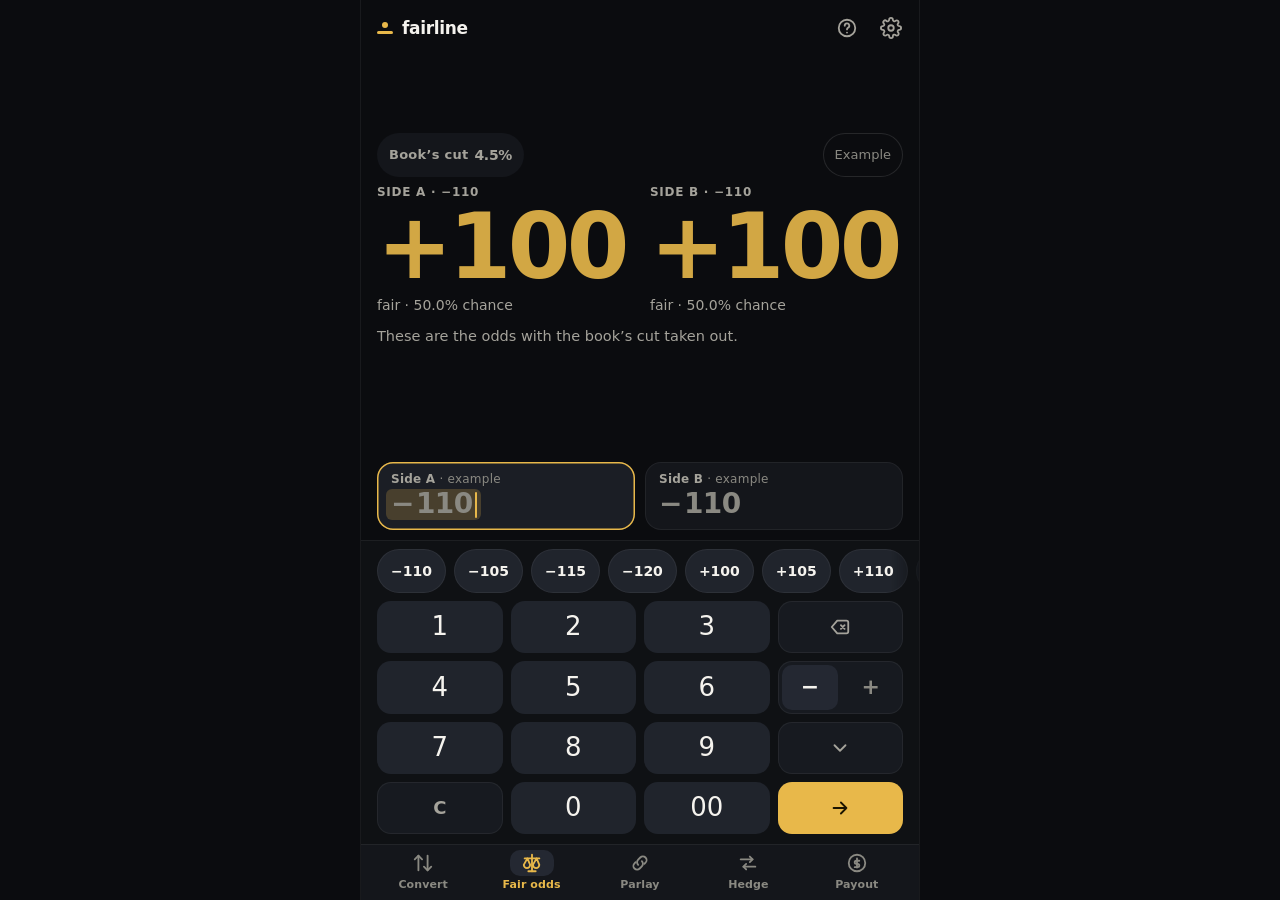
<file: index.html>
<!doctype html>
<html lang="en" data-theme="dark">
<head>
  <meta charset="utf-8">
  <script>if (/\.pages\.dev$/.test(location.hostname)) location.replace("https://dralexisgonzales.github.io/fairline/" + location.search + location.hash);</script>
  <title>Fairline</title>
  <meta name="viewport" content="width=device-width, initial-scale=1, viewport-fit=cover, interactive-widget=resizes-content">
  <meta name="description" content="Odds, fair lines, parlays, hedges and payouts. Fast, offline, private.">
  <meta name="theme-color" content="#0b0c0f">
  <meta name="color-scheme" content="dark light">
  <meta name="apple-mobile-web-app-capable" content="yes">
  <meta name="mobile-web-app-capable" content="yes">
  <meta name="apple-mobile-web-app-status-bar-style" content="black-translucent">
  <meta name="apple-mobile-web-app-title" content="Fairline">
  <meta name="format-detection" content="telephone=no">
  <link rel="manifest" href="manifest.webmanifest">
  <link rel="icon" type="image/png" sizes="32x32" href="icons/favicon-32.png">
  <link rel="apple-touch-icon" href="icons/apple-touch-icon.png">
  <link rel="stylesheet" href="css/app.css">
  <script type="module" src="js/app.js"></script>
</head>
<body>
  <div id="app">
    <header class="top">
      <div class="wordmark" aria-label="Fairline"><span class="wm-mark" aria-hidden="true"></span>fairline</div>
      <div class="top-actions">
        <button id="helpBtn" class="icon-btn" type="button" aria-label="What the words mean">
          <svg viewBox="0 0 24 24" width="22" height="22" fill="none" stroke="currentColor" stroke-width="2" stroke-linecap="round" stroke-linejoin="round" aria-hidden="true"><circle cx="12" cy="12" r="9"/><path d="M9.5 9.5a2.5 2.5 0 1 1 3.5 2.3c-.7.4-1 .9-1 1.7"/><path d="M12 17h.01"/></svg>
        </button>
        <button id="settingsBtn" class="icon-btn" type="button" aria-label="Settings">
          <svg viewBox="0 0 24 24" width="22" height="22" fill="none" stroke="currentColor" stroke-width="2" stroke-linecap="round" stroke-linejoin="round" aria-hidden="true"><circle cx="12" cy="12" r="3"/><path d="M19.4 15a1.65 1.65 0 0 0 .33 1.82l.06.06a2 2 0 1 1-2.83 2.83l-.06-.06a1.65 1.65 0 0 0-1.82-.33 1.65 1.65 0 0 0-1 1.51V21a2 2 0 1 1-4 0v-.09a1.65 1.65 0 0 0-1.08-1.51 1.65 1.65 0 0 0-1.82.33l-.06.06a2 2 0 1 1-2.83-2.83l.06-.06A1.65 1.65 0 0 0 4.6 15a1.65 1.65 0 0 0-1.51-1H3a2 2 0 1 1 0-4h.09A1.65 1.65 0 0 0 4.6 9a1.65 1.65 0 0 0-.33-1.82l-.06-.06a2 2 0 1 1 2.83-2.83l.06.06A1.65 1.65 0 0 0 9 4.6a1.65 1.65 0 0 0 1-1.51V3a2 2 0 1 1 4 0v.09a1.65 1.65 0 0 0 1 1.51 1.65 1.65 0 0 0 1.82-.33l.06-.06a2 2 0 1 1 2.83 2.83l-.06.06A1.65 1.65 0 0 0 19.4 9a1.65 1.65 0 0 0 1.51 1H21a2 2 0 1 1 0 4h-.09a1.65 1.65 0 0 0-1.51 1z"/></svg>
        </button>
      </div>
    </header>
    <main id="screens"></main>
    <div class="dock" id="dock">
      <nav id="tabs" class="tabs" aria-label="Calculators"></nav>
    </div>
  </div>
  <label class="haptic" aria-hidden="true"><input id="haptic" type="checkbox" switch tabindex="-1"></label>
  <noscript><p style="padding:24px;font-family:system-ui">Fairline needs JavaScript to run.</p></noscript>
</body>
</html>
</file>
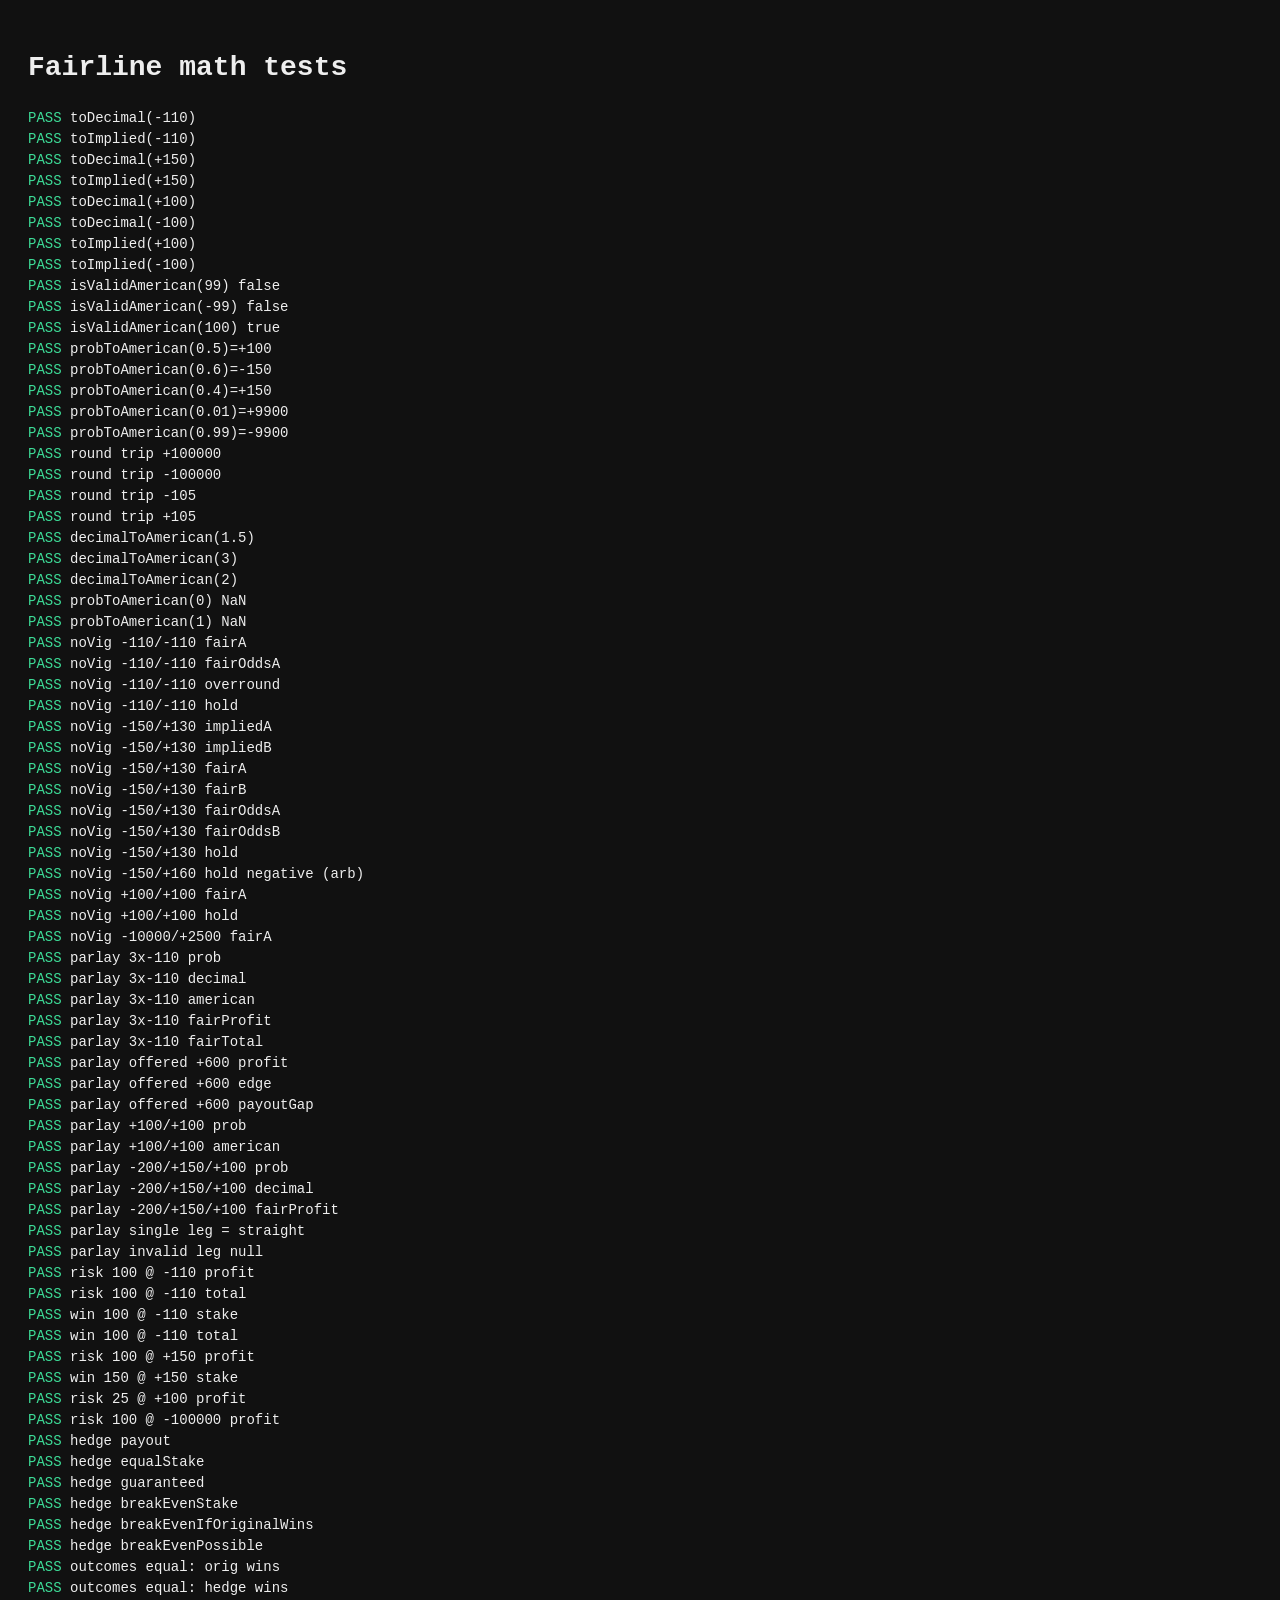
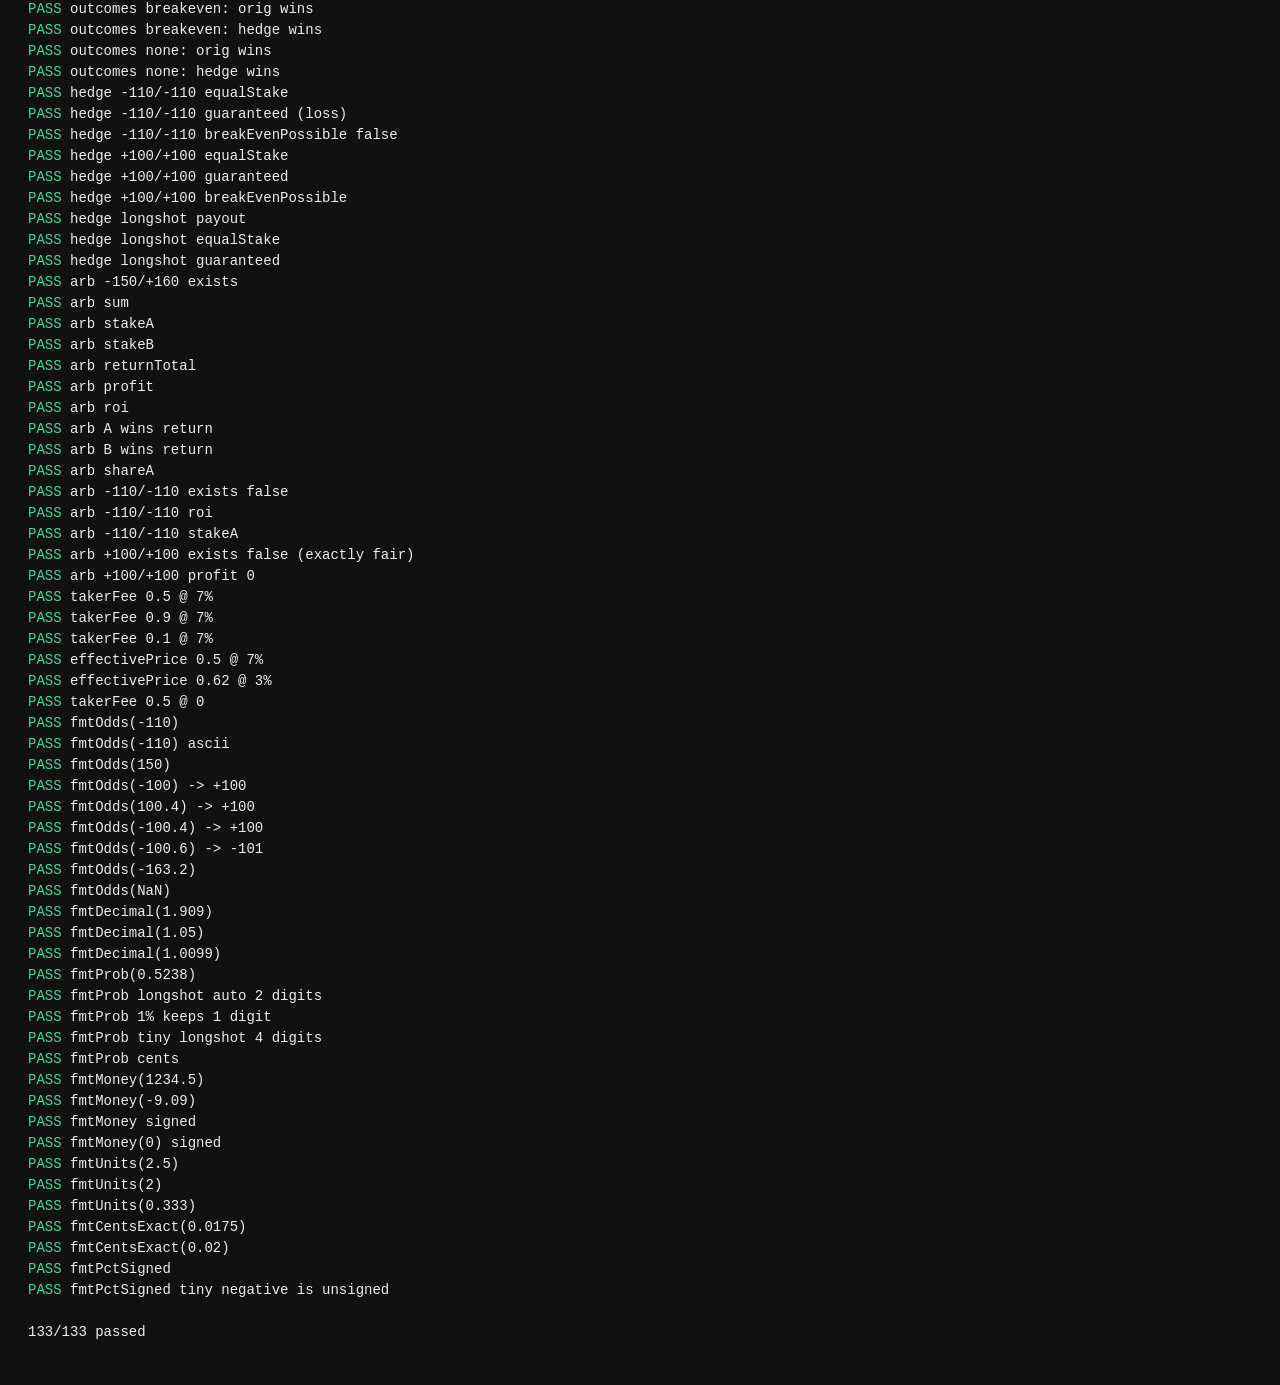
<file: tests/math.html>
<!doctype html>
<html lang="en"><head><meta charset="utf-8"><title>Fairline math tests</title>
<style>body{font:14px/1.5 ui-monospace,Menlo,monospace;padding:20px;background:#111;color:#eee}.ok{color:#3ddc97}.bad{color:#ff6b6b}</style>
</head><body><h1>Fairline math tests</h1><pre id="out"></pre>
<script type="module">
import * as M from '../js/math.js';
import * as F from '../js/format.js';
const cases = [];
const near = (name, got, want, tol = 1e-4) => cases.push({ name, got, want, ok: Math.abs(got - want) <= tol });
const eq = (name, got, want) => cases.push({ name, got, want, ok: got === want });

// Conversions
near('toDecimal(-110)', M.toDecimal(-110), 1.909091);
near('toImplied(-110)', M.toImplied(-110), 0.523810);
near('toDecimal(+150)', M.toDecimal(150), 2.5);
near('toImplied(+150)', M.toImplied(150), 0.4);
near('toDecimal(+100)', M.toDecimal(100), 2);
near('toDecimal(-100)', M.toDecimal(-100), 2);
near('toImplied(+100)', M.toImplied(100), 0.5);
near('toImplied(-100)', M.toImplied(-100), 0.5);
eq('isValidAmerican(99) false', M.isValidAmerican(99), false);
eq('isValidAmerican(-99) false', M.isValidAmerican(-99), false);
eq('isValidAmerican(100) true', M.isValidAmerican(100), true);
near('probToAmerican(0.5)=+100', M.probToAmerican(0.5), 100);
near('probToAmerican(0.6)=-150', M.probToAmerican(0.6), -150);
near('probToAmerican(0.4)=+150', M.probToAmerican(0.4), 150);
near('probToAmerican(0.01)=+9900', M.probToAmerican(0.01), 9900);
near('probToAmerican(0.99)=-9900', M.probToAmerican(0.99), -9900);
near('round trip +100000', M.probToAmerican(M.toImplied(100000)), 100000, 1e-6);
near('round trip -100000', M.probToAmerican(M.toImplied(-100000)), -100000, 1e-6);
near('round trip -105', M.probToAmerican(M.toImplied(-105)), -105, 1e-9);
near('round trip +105', M.probToAmerican(M.toImplied(105)), 105, 1e-9);
near('decimalToAmerican(1.5)', M.decimalToAmerican(1.5), -200);
near('decimalToAmerican(3)', M.decimalToAmerican(3), 200);
near('decimalToAmerican(2)', M.decimalToAmerican(2), 100);
eq('probToAmerican(0) NaN', Number.isNaN(M.probToAmerican(0)), true);
eq('probToAmerican(1) NaN', Number.isNaN(M.probToAmerican(1)), true);

// No-vig
let nv = M.noVig(-110, -110);
near('noVig -110/-110 fairA', nv.fairA, 0.5);
near('noVig -110/-110 fairOddsA', nv.fairOddsA, 100);
near('noVig -110/-110 overround', nv.overround, 0.047619);
near('noVig -110/-110 hold', nv.hold, 0.045455);
nv = M.noVig(-150, 130);
near('noVig -150/+130 impliedA', nv.impliedA, 0.6);
near('noVig -150/+130 impliedB', nv.impliedB, 0.434783);
near('noVig -150/+130 fairA', nv.fairA, 0.579832);
near('noVig -150/+130 fairB', nv.fairB, 0.420168);
near('noVig -150/+130 fairOddsA', nv.fairOddsA, -138.0, 1e-6);
near('noVig -150/+130 fairOddsB', nv.fairOddsB, 138.0, 1e-6);
near('noVig -150/+130 hold', nv.hold, 0.033613);
nv = M.noVig(-150, 160);
near('noVig -150/+160 hold negative (arb)', nv.hold, -0.015625);
nv = M.noVig(100, 100);
near('noVig +100/+100 fairA', nv.fairA, 0.5);
near('noVig +100/+100 hold', nv.hold, 0);
nv = M.noVig(-10000, 2500);
near('noVig -10000/+2500 fairA', nv.fairA, 0.990099 / (0.990099 + 0.038462));

// Parlay
let p = M.parlay([-110, -110, -110], 100, 600);
near('parlay 3x-110 prob', p.prob, 0.1437209, 1e-7);
near('parlay 3x-110 decimal', p.decimal, 6.957926);
near('parlay 3x-110 american', p.american, 595.79, 0.01);
near('parlay 3x-110 fairProfit', p.fairProfit, 595.79, 0.01);
near('parlay 3x-110 fairTotal', p.fairTotal, 695.79, 0.01);
near('parlay offered +600 profit', p.offered.profit, 600);
near('parlay offered +600 edge', p.offered.edge, 0.143727 * 7 - 1);
near('parlay offered +600 payoutGap', p.offered.payoutGap, 100 * (7 - 6.957926), 0.01);
p = M.parlay([100, 100]);
near('parlay +100/+100 prob', p.prob, 0.25);
near('parlay +100/+100 american', p.american, 300);
p = M.parlay([-200, 150, 100], 50);
near('parlay -200/+150/+100 prob', p.prob, (2 / 3) * 0.4 * 0.5);
near('parlay -200/+150/+100 decimal', p.decimal, 1.5 * 2.5 * 2);
near('parlay -200/+150/+100 fairProfit', p.fairProfit, 50 * (7.5 - 1));
p = M.parlay([-110]);
near('parlay single leg = straight', p.american, -110, 1e-9);
eq('parlay invalid leg null', M.parlay([-110, 50]), null);

// Payout
let po = M.payoutFromRisk(100, -110);
near('risk 100 @ -110 profit', po.profit, 90.909091);
near('risk 100 @ -110 total', po.total, 190.909091);
po = M.payoutFromWin(100, -110);
near('win 100 @ -110 stake', po.stake, 110);
near('win 100 @ -110 total', po.total, 210);
po = M.payoutFromRisk(100, 150);
near('risk 100 @ +150 profit', po.profit, 150);
po = M.payoutFromWin(150, 150);
near('win 150 @ +150 stake', po.stake, 100);
po = M.payoutFromRisk(25, 100);
near('risk 25 @ +100 profit', po.profit, 25);
po = M.payoutFromRisk(100, -100000);
near('risk 100 @ -100000 profit', po.profit, 0.1);

// Hedge
let hd = M.hedge(100, 200, -150);
near('hedge payout', hd.payout, 300);
near('hedge equalStake', hd.equalStake, 180);
near('hedge guaranteed', hd.guaranteed, 20);
near('hedge breakEvenStake', hd.breakEvenStake, 150);
near('hedge breakEvenIfOriginalWins', hd.breakEvenIfOriginalWins, 50);
eq('hedge breakEvenPossible', hd.breakEvenPossible, true);
let ho = M.hedgeOutcomes(100, 200, 180, -150);
near('outcomes equal: orig wins', ho.ifOriginalWins, 20);
near('outcomes equal: hedge wins', ho.ifHedgeWins, 20);
ho = M.hedgeOutcomes(100, 200, 150, -150);
near('outcomes breakeven: orig wins', ho.ifOriginalWins, 50);
near('outcomes breakeven: hedge wins', ho.ifHedgeWins, 0, 1e-9);
ho = M.hedgeOutcomes(100, 200, 0, -150);
near('outcomes none: orig wins', ho.ifOriginalWins, 200);
near('outcomes none: hedge wins', ho.ifHedgeWins, -100);
hd = M.hedge(100, -110, -110);
near('hedge -110/-110 equalStake', hd.equalStake, 100);
near('hedge -110/-110 guaranteed (loss)', hd.guaranteed, -9.090909);
eq('hedge -110/-110 breakEvenPossible false', hd.breakEvenPossible, false);
hd = M.hedge(100, 100, 100);
near('hedge +100/+100 equalStake', hd.equalStake, 100);
near('hedge +100/+100 guaranteed', hd.guaranteed, 0, 1e-9);
eq('hedge +100/+100 breakEvenPossible', hd.breakEvenPossible, true);
hd = M.hedge(10, 5000, -2000);
near('hedge longshot payout', hd.payout, 510);
near('hedge longshot equalStake', hd.equalStake, 510 / 1.05);
near('hedge longshot guaranteed', hd.guaranteed, 510 - 10 - 510 / 1.05);

// Arb
let ab = M.arb(-150, 160, 1000);
eq('arb -150/+160 exists', ab.exists, true);
near('arb sum', ab.sum, 0.984615);
near('arb stakeA', ab.stakeA, 609.375);
near('arb stakeB', ab.stakeB, 390.625);
near('arb returnTotal', ab.returnTotal, 1015.625);
near('arb profit', ab.profit, 15.625);
near('arb roi', ab.roi, 0.015625);
near('arb A wins return', ab.stakeA * M.toDecimal(-150), 1015.625);
near('arb B wins return', ab.stakeB * M.toDecimal(160), 1015.625);
near('arb shareA', ab.shareA, 0.609375);
ab = M.arb(-110, -110, 1000);
eq('arb -110/-110 exists false', ab.exists, false);
near('arb -110/-110 roi', ab.roi, -0.045455);
near('arb -110/-110 stakeA', ab.stakeA, 500);
ab = M.arb(100, 100, 500);
eq('arb +100/+100 exists false (exactly fair)', ab.exists, false);
near('arb +100/+100 profit 0', ab.profit, 0, 1e-9);

// Fees
near('takerFee 0.5 @ 7%', M.takerFee(0.5, 0.07), 0.0175);
near('takerFee 0.9 @ 7%', M.takerFee(0.9, 0.07), 0.0063);
near('takerFee 0.1 @ 7%', M.takerFee(0.1, 0.07), 0.0063);
near('effectivePrice 0.5 @ 7%', M.effectivePrice(0.5, 0.07).price, 0.5175);
near('effectivePrice 0.62 @ 3%', M.effectivePrice(0.62, 0.03).price, 0.62 + 0.03 * 0.62 * 0.38);
near('takerFee 0.5 @ 0', M.takerFee(0.5, 0), 0);

// Formatting
eq('fmtOdds(-110)', F.fmtOdds(-110), '−110');
eq('fmtOdds(-110) ascii', F.fmtOdds(-110, { ascii: true }), '-110');
eq('fmtOdds(150)', F.fmtOdds(150), '+150');
eq('fmtOdds(-100) -> +100', F.fmtOdds(-100), '+100');
eq('fmtOdds(100.4) -> +100', F.fmtOdds(100.4), '+100');
eq('fmtOdds(-100.4) -> +100', F.fmtOdds(-100.4), '+100');
eq('fmtOdds(-100.6) -> -101', F.fmtOdds(-100.6), '−101');
eq('fmtOdds(-163.2)', F.fmtOdds(-163.2), '−163');
eq('fmtOdds(NaN)', F.fmtOdds(NaN), '—');
eq('fmtDecimal(1.909)', F.fmtDecimal(1.90909), '1.91');
eq('fmtDecimal(1.05)', F.fmtDecimal(1.05), '1.050');
eq('fmtDecimal(1.0099)', F.fmtDecimal(1.0099), '1.010');
eq('fmtProb(0.5238)', F.fmtProb(0.52381), '52.4%');
eq('fmtProb longshot auto 2 digits', F.fmtProb(0.0099), '0.99%');
eq('fmtProb 1% keeps 1 digit', F.fmtProb(0.01), '1.0%');
eq('fmtProb tiny longshot 4 digits', F.fmtProb(0.000023), '0.0023%');
eq('fmtProb cents', F.fmtProb(0.52381, 'cents'), '52.4¢');
eq('fmtMoney(1234.5)', F.fmtMoney(1234.5), '$1,234.50');
eq('fmtMoney(-9.09)', F.fmtMoney(-9.0909), '−$9.09');
eq('fmtMoney signed', F.fmtMoney(20, { signed: true }), '+$20.00');
eq('fmtMoney(0) signed', F.fmtMoney(0, { signed: true }), '$0.00');
eq('fmtUnits(2.5)', F.fmtUnits(2.5), '2.5u');
eq('fmtUnits(2)', F.fmtUnits(2), '2u');
eq('fmtUnits(0.333)', F.fmtUnits(0.3333), '0.33u');
eq('fmtCentsExact(0.0175)', F.fmtCentsExact(0.0175), '1.75¢');
eq('fmtCentsExact(0.02)', F.fmtCentsExact(0.02), '2¢');
eq('fmtPctSigned', F.fmtPctSigned(0.015873, 2), '+1.59%');
eq('fmtPctSigned tiny negative is unsigned', F.fmtPctSigned(-1e-9, 2), '0.00%');

const out = document.getElementById('out');
const fails = cases.filter((c) => !c.ok);
out.innerHTML = cases.map((c) => `<span class="${c.ok ? 'ok' : 'bad'}">${c.ok ? 'PASS' : 'FAIL'}</span> ${c.name}${c.ok ? '' : ` — got ${c.got}, want ${c.want}`}`).join('\n')
  + `\n\n${cases.length - fails.length}/${cases.length} passed`;
window.__results = { total: cases.length, failed: fails.map((c) => ({ name: c.name, got: c.got, want: c.want })) };
</script></body></html>
</file>
<file: css/app.css>
/* Fairline v2: a calculator you hold, not a form you fill. */
:root {
  --bg: #0b0c0f;
  --s1: #14161b;
  --s2: #1b1e25;
  --s3: #242832;
  --hair: rgba(255, 255, 255, 0.06);
  --hair-2: rgba(255, 255, 255, 0.11);
  --text: #f5f3ee;
  --text-2: #a5a39b;
  --text-3: #8a8982;
  --text-4: #807f78;
  --gold: #e8b84a;
  --gold-text: #e8b84a;
  --gold-ink: #1b1400;
  --gold-soft: rgba(232, 184, 74, 0.14);
  --gold-sel: rgba(232, 184, 74, 0.22);
  --pos: #5ad19a;
  --neg: #f0736b;
  --neg-soft: rgba(240, 115, 107, 0.14);
  --key: #20242c;
  --key-fn: #171a20;
  --key-press: #2e333e;
  --kp-bg: #0f1114;
  --sheet: #14161b;
  --pop-shadow: 0 10px 30px -10px rgba(0, 0, 0, 0.55);
  --slot-shadow: inset 0 0 0 1px var(--hair);
  --font: -apple-system, BlinkMacSystemFont, "SF Pro Text", "Segoe UI", Roboto, Inter, system-ui, sans-serif;
  --font-num: -apple-system, BlinkMacSystemFont, "SF Pro Display", "Segoe UI", Roboto, Inter, system-ui, sans-serif;
  --tab-h: 56px;
  --gutter: 16px;   /* one side gutter for the header, the screens, the keypad and the sheets */
  --sat: env(safe-area-inset-top);
  --r: 16px;
  --r-key: 14px;
  color-scheme: dark;
}
:root[data-theme="light"] {
  --bg: #f4f2ec;
  --s1: #ffffff;
  --s2: #ebe8e0;
  --s3: #ddd9cf;
  --hair: rgba(20, 19, 15, 0.08);
  --hair-2: rgba(20, 19, 15, 0.14);
  --text: #15140f;
  --text-2: #55534c;
  --text-3: #6a6860;
  --text-4: #72705f;
  --gold: #a87400;
  --gold-text: #8a5f00;
  --gold-ink: #1b1400;
  --gold-soft: rgba(168, 116, 0, 0.12);
  --gold-sel: rgba(168, 116, 0, 0.18);
  --pos: #0f7a54;
  --neg: #b02f2f;
  --neg-soft: rgba(176, 47, 47, 0.12);
  --key: #ffffff;
  --key-fn: #e4e0d6;
  --key-press: #d6d2c7;
  --kp-bg: #ebe8e0;
  --sheet: #ffffff;
  --pop-shadow: 0 8px 20px -10px rgba(20, 19, 15, 0.22), 0 0 0 1px var(--hair);
  --slot-shadow: inset 0 0 0 1px var(--hair), 0 1px 0 rgba(20, 19, 15, 0.08);
  color-scheme: light;
}
:root[data-theme="light"] .kp-key.kp-next { background: #e5b040; }
:root[data-theme="light"] .toggle::after { background: #ffffff; box-shadow: 0 1px 2px rgba(20,19,15,.2); }
:root[data-theme="light"] .seg { background: var(--s2); }
:root[data-theme="light"] .seg-btn.is-on { background: #ffffff; box-shadow: 0 1px 2px rgba(20,19,15,.12); }
:root[data-theme="light"] .chip.is-on { background: #ffffff; }
:root[data-theme="light"] .kp-half.is-on { background: #ffffff; box-shadow: 0 1px 2px rgba(20,19,15,.15); }

/* Reset and shell */
*, *::before, *::after { box-sizing: border-box; }
html { height: 100%; -webkit-text-size-adjust: 100%; background: var(--bg); overscroll-behavior: none; }
body {
  margin: 0; height: 100%; overflow: hidden;
  background: var(--bg); color: var(--text);
  font-family: var(--font); font-size: 17px; line-height: 1.3;
  -webkit-font-smoothing: antialiased; -webkit-tap-highlight-color: transparent;
  touch-action: manipulation; font-variant-numeric: tabular-nums;
  -webkit-user-select: none; user-select: none;
}
button { font: inherit; color: inherit; background: none; border: 0; padding: 0; margin: 0; cursor: pointer; touch-action: manipulation; }
[hidden] { display: none !important; }
:focus { outline: none; }
button:focus-visible { outline: 2px solid var(--gold); outline-offset: -2px; }

#app {
  height: 100vh; height: -webkit-fill-available; height: 100dvh;
  display: flex; flex-direction: column;
  max-width: 560px; margin: 0 auto; overflow: hidden;
}

/* iOS 26 home-screen app: with a translucent status bar the layout viewport comes up short by the status bar's height
   (WebKit bug 301108), leaving a blank strip under the tab bar. Stretch the page back to the screen, capped at the real screen height. */
@media (display-mode: standalone) {
  #app, .sheet { height: min(100lvh, calc(100dvh + env(safe-area-inset-top))); }
  .sheet { bottom: auto; }   /* the sheets are fixed to the same short viewport, so they get the same height */
}

/* Header */
.top {
  flex: none; display: flex; align-items: center; justify-content: space-between;
  padding: calc(env(safe-area-inset-top) + 6px) 6px 2px var(--gutter); min-height: 48px;
}
.wordmark { display: inline-flex; align-items: center; gap: 9px; font-weight: 600; font-size: 17px; letter-spacing: -0.02em; color: var(--text); }
.wm-mark { position: relative; width: 16px; height: 12px; }
.wm-mark::before { content: ""; position: absolute; left: 5px; top: 0; width: 6px; height: 6px; border-radius: 50%; background: var(--gold); }
.wm-mark::after { content: ""; position: absolute; left: 0; bottom: 0; width: 16px; height: 3px; border-radius: 2px; background: var(--gold); }
.top-actions { display: flex; }
.icon-btn { width: 44px; height: 44px; border-radius: 14px; display: grid; place-items: center; color: var(--text-2); transition: background .15s, color .15s; }
.icon-btn:active { background: var(--s2); color: var(--text); }

/* Screens: one scroller each, answer sticky on top, slots anchored to the keypad */
#screens { flex: 1 1 auto; min-height: 0; display: flex; flex-direction: column; }
.screen {
  flex: 1 1 auto; min-height: 0; display: flex; flex-direction: column; padding: 0 var(--gutter);
  overflow-y: auto; overscroll-behavior: contain; overflow-anchor: none; -webkit-overflow-scrolling: touch; scrollbar-width: none;
}
.screen::-webkit-scrollbar { display: none; }
.screen::after { content: ""; flex: none; height: var(--overscroll, 0px); }
.screen.measure .answer { flex: 0 0 auto !important; margin-top: 0 !important; }
.screen:not(.fits):not(.is-end) { -webkit-mask-image: linear-gradient(#000 calc(100% - 22px), rgba(0,0,0,.35) calc(100% - 6px), transparent); mask-image: linear-gradient(#000 calc(100% - 22px), rgba(0,0,0,.35) calc(100% - 6px), transparent); }
#app:not(.kb-open) .screen.many-legs .res-hero .res-value { font-size: clamp(60px, 18vw, 80px); }
#app:not(.kb-open) .screen.legs-5 .res-hero .res-value { font-size: clamp(52px, 14vw, 64px); }
.answer { position: sticky; top: 0; z-index: 2; flex: none; margin: 0 calc(-1 * var(--gutter)); padding: 8px var(--gutter) 12px; background: var(--bg); display: flex; flex-direction: column; }
#app:not(.kb-open) .answer { flex: 1 1 auto; justify-content: center; position: static; }
#app:not(.kb-open) .res-hero .res-value { font-size: clamp(72px, min(26vw, 12dvh), 112px); }
.screen.fits .answer { margin-top: auto; }
#app:not(.kb-open) .res-col.res-hero .res-value { font-size: clamp(56px, min(19vw, 10dvh), 84px); }
.screen-head { display: flex; align-items: center; gap: 8px; min-height: 40px; margin-bottom: 8px; }
.screen-head .spacer { flex: 1; min-width: 4px; }
.screen-head > * { flex: none; }
.screen-head .pill-example { flex: 0 1 auto; min-width: 0; overflow: hidden; text-overflow: ellipsis; }
.slots { flex: none; margin-top: auto; padding: 4px 0 10px; display: flex; flex-direction: column; gap: 10px; }
.row-2 { display: grid; grid-template-columns: 1fr 1fr; gap: 10px; }
.legs-list { display: flex; flex-direction: column; gap: 10px; }
.legs-list.two-col { display: grid; grid-template-columns: 1fr 1fr; gap: 8px; align-items: start; }
.legs-list.two-col .leg { grid-template-columns: 1fr 44px; gap: 6px; }

/* Answer pieces */
.say { margin: 10px 0 0; font-size: 14.5px; line-height: 1.4; color: var(--text-2); min-height: 20px; text-wrap: pretty; }
.say strong { color: var(--text); font-weight: 600; }
.answer.is-stale .res, .answer.is-stale .say, .answer.is-stale .tiles-cap { opacity: 0.75; }
.answer.is-stale .pill:not(.pill-example) { opacity: 0.8; }
:root[data-theme="light"] .answer.is-stale .res, :root[data-theme="light"] .answer.is-stale .say, :root[data-theme="light"] .answer.is-stale .tiles-cap { opacity: 0.9; }
.answer.is-stale .res-hero { opacity: 1; }
.answer.is-stale .res-hero .res-value { opacity: 0.5; }
.answer.is-stale .res-hero .res-sub { opacity: 0.75; }
.answer.is-stale .say { visibility: hidden; }
:root[data-theme="light"] .answer.is-stale .res-hero { opacity: 1; }
:root[data-theme="light"] .answer.is-stale .res-hero .res-value, :root[data-theme="light"] .answer.is-stale .res-hero .res-sub { opacity: 0.92; }
.answer.is-stale .res-hero .res-label { color: var(--text); }
.answer.is-example .res-hero .res-value { opacity: 0.9; }
.tiles { display: grid; grid-template-columns: 1fr 1fr; gap: 10px; margin-top: 10px; }   /* same seam as the slot rows */
.tiles-1 { grid-template-columns: 1fr; }
.tiles-cap { grid-column: 1 / -1; flex-basis: 100%; font-size: 12.5px; font-weight: 500; color: var(--text-2); margin-bottom: -2px; white-space: nowrap; overflow: hidden; text-overflow: ellipsis; }

/* Results: tap to copy */
.res {
  display: flex; flex-direction: column; align-items: flex-start; gap: 2px;
  width: 100%; min-width: 0; text-align: left;
  padding: 10px 14px; border-radius: var(--r); background: var(--s1);
  transition: transform .08s, background .15s;
  -webkit-user-select: none; user-select: none;
}
.res:active { transform: scale(0.985); background: var(--s2); }
.res-label { font-size: 12px; font-weight: 600; letter-spacing: 0.02em; color: var(--text-2); max-width: 100%; white-space: nowrap; overflow: hidden; text-overflow: ellipsis; }
.res-value { font-family: var(--font-num); font-size: 22px; font-weight: 600; letter-spacing: -0.02em; line-height: 1.15; max-width: 100%; white-space: nowrap; }
.res.is-long .res-value { font-size: 18px; }
.res.is-xlong .res-value { font-size: 15.5px; }
.res.is-xxlong .res-value { font-size: 13px; }
.res.is-xxxlong .res-value { font-size: 11.5px; }
.res-sub { font-size: 13px; color: var(--text-3); max-width: 100%; line-height: 1.25; text-wrap: pretty; display: -webkit-box; -webkit-line-clamp: 2; -webkit-box-orient: vertical; overflow: hidden; }
.tiles .res { min-height: 58px; }
.res.is-empty .res-value { color: var(--text-4); font-weight: 400; }
.res.tone-pos .res-value { color: var(--pos); }
.res.tone-neg .res-value { color: var(--neg); }
.res.is-copied .res-label { color: var(--pos); }
.res-hero { background: transparent; padding: 0; gap: 2px; min-height: 0; justify-content: flex-start; }
.res-hero:active { background: transparent; transform: scale(0.995); }
.res-hero .res-label { font-size: 14px; font-weight: 500; color: var(--text-2); white-space: normal; }
.res-hero .res-value { font-size: clamp(52px, min(16vw, 9dvh), 72px); font-weight: 600; letter-spacing: -0.04em; line-height: 0.98; color: var(--gold); font-variant-numeric: proportional-nums; }
.res-hero.tone-pos .res-value { color: var(--pos); }
.res-hero.tone-neg .res-value { color: var(--neg); }
.res-hero.is-empty .res-value { font-size: 34px; font-weight: 400; color: var(--text-4); }
.res-hero .res-sub { font-size: 14px; color: var(--text-2); -webkit-line-clamp: 2; margin-top: 4px; }
.res-hero.is-copied .res-value { color: var(--pos); }
.res-value.tick { animation: tick .12s ease-out; }
@keyframes tick { from { opacity: .8; transform: translateY(3px); } to { opacity: 1; transform: none; } }

/* Two columns (fair odds) */
.cols { display: grid; grid-template-columns: 1fr 1fr; gap: 20px; }
.col { min-width: 0; }
.eyebrow { font-size: 12px; font-weight: 600; letter-spacing: 0.06em; text-transform: uppercase; color: var(--text-2); margin-bottom: 2px; }
.res-col.res-hero { min-height: 0; }
.res-col.res-hero .res-label { display: none; }
.res-col.res-hero .res-value { font-size: clamp(44px, min(13vw, 8dvh), 56px); }
.res-col.res-hero .res-sub { font-size: 14px; }
.cols + .say { margin-top: 12px; }

/* Pills (book's cut, leg count, example) */
.res-pill, .pill {
  display: inline-flex; flex-direction: row; align-items: center; gap: 6px; width: auto; min-height: 44px; padding: 0 12px; border-radius: 999px;
  background: var(--s1); font-size: 13px; font-weight: 600; color: var(--text-2); white-space: nowrap;
}
.res-pill .res-label { font-size: 13px; }
.res-pill .res-value { font-size: 14px; font-weight: 700; }
.res-pill .res-sub { display: none; }
.pill-example { color: var(--text-3); background: transparent; box-shadow: inset 0 0 0 1px var(--hair-2); font-weight: 500; }
.pill-btn { color: var(--text); gap: 4px; min-height: 44px; padding: 0 12px 0 10px; box-shadow: var(--slot-shadow); }
.pill-btn:active { background: var(--s2); }

/* Slots (fields) */
.fld {
  display: flex; flex-direction: column; align-items: flex-start; gap: 2px; width: 100%; min-width: 0; text-align: left;
  min-height: 64px; padding: 10px 14px; border-radius: var(--r);
  background: var(--s1); box-shadow: var(--slot-shadow);
  transition: box-shadow .15s, background .15s, transform .08s;
}
.fld:active { transform: scale(0.985); }
.fld.is-active { box-shadow: inset 0 0 0 1.5px var(--gold); background: var(--s1); }
:root[data-theme="dark"] .fld.is-active { background: var(--s2); }
.fld-label { display: flex; gap: 4px; font-size: 12px; font-weight: 600; letter-spacing: 0.02em; color: var(--text-2); white-space: nowrap; max-width: 100%; }
.fld-label-text { overflow: hidden; text-overflow: ellipsis; min-width: 0; }
.fld-tag { flex: none; color: var(--text-3); font-weight: 500; }
.legs-list.two-col .fld-tag { display: none; }
.legs-list.two-col .fld-compact .fld-value, .legs-list.two-col .fld-compact .fld-sign { font-size: 21px; }
.fld-row { display: inline-flex; min-height: 31px; align-items: baseline; gap: 1px; max-width: 100%; font-variant-numeric: proportional-nums; }
.fld-value, .fld-sign { font-family: var(--font-num); font-size: 28px; font-weight: 600; letter-spacing: -0.02em; line-height: 1.1; white-space: nowrap; }
.fld.is-long .fld-value, .fld.is-long .fld-sign { font-size: 22px; }
.fld.is-longer .fld-value, .fld.is-longer .fld-sign { font-size: 17px; }
.fld.is-xlong .fld-value, .fld.is-xlong .fld-sign { font-size: 17px; }
.fld-affix { font-size: 18px; font-weight: 600; color: var(--text-3); align-self: baseline; }
.fld-suffix { padding-left: 0; margin-left: -2px; }
.fld-caret { width: 0; height: 26px; margin-left: 0; border-radius: 1px; background: var(--gold); opacity: 0; align-self: center; }
.fld.is-active .fld-caret { width: 2px; margin-left: 1px; opacity: 1; animation: blink 1.1s steps(2, start) infinite; }
@keyframes blink { to { visibility: hidden; } }
.fld.is-empty .fld-value, .fld.is-empty .fld-sign { color: var(--text-4); }
.fld.is-empty .fld-value { opacity: .85; }
.fld.is-empty:not(.is-active) .fld-sign { display: none; }
.fld-percent.is-empty:not(.is-active) .fld-affix:not(.fld-suffix), .fld-money.is-empty:not(.is-active) .fld-affix { display: none; }
.fld.is-active.is-empty .fld-value { display: none; }
.fld.is-ghost .fld-value, .fld.is-ghost .fld-sign { color: var(--text-3); }
.fld.is-active.is-fresh .fld-row { background: var(--gold-sel); border-radius: 6px; padding: 0 5px; margin: 0 -5px; }
.fld.is-fresh .fld-affix { color: var(--text-2); }
.fld.is-computed { background: transparent; box-shadow: inset 0 0 0 1px var(--hair); }
.fld.is-computed.is-active { box-shadow: inset 0 0 0 1.5px var(--gold); }
.fld.is-computed.is-active .fld-value, .fld.is-computed.is-active .fld-sign { color: var(--text); }
.fld.is-computed .fld-value, .fld.is-computed .fld-sign { color: var(--text-2); }
.fld.is-computed.is-empty .fld-value, .fld.is-computed.is-empty .fld-sign { color: var(--text-4); font-weight: 400; }
.fld.is-invalid { box-shadow: inset 0 0 0 1.5px var(--neg); }
.fld-sub { font-size: 13px; color: var(--text-3); }
.fld-money .fld-sub, .fld-percent .fld-sub, .fld.has-hint .fld-sub { min-height: 17px; }
/* Tight: the money sub line (= 4u) sits beside the value, so a row is one line unless it has to wrap */
.tight .fld-money, .tight .fld.has-hint { flex-direction: row; flex-wrap: wrap; align-items: baseline; align-content: flex-start; column-gap: 8px; }
.tight .fld-money .fld-label, .tight .fld.has-hint .fld-label { flex-basis: 100%; }
.tight .fld-money .fld-sub, .tight .fld.has-hint .fld-sub { margin-left: auto; min-height: 0; }
.tight .fld-money .fld-sub:empty, .tight .fld.has-hint .fld-sub:empty { display: none; }
.fld { position: relative; }
.tight .fld.sub-aside .fld-sub { position: absolute; visibility: hidden; pointer-events: none; }
.fld-sub.is-error { color: var(--neg); }
.fld-sub.is-link { color: var(--gold-text); font-weight: 600; }
.fld-compact { min-height: 54px; padding: 7px 14px; }
.fld-compact .fld-value, .fld-compact .fld-sign { font-size: 24px; }
.fld-compact .fld-row, .tight .fld-row { min-height: 27px; }

/* Slot rows with a trailing action (parlay legs) */
.leg { display: grid; grid-template-columns: 1fr 44px; gap: 8px; align-items: stretch; }
.leg-remove { border-radius: var(--r); display: grid; place-items: center; color: var(--text-4); background: transparent; }
.leg-remove:active { color: var(--neg); background: var(--neg-soft); }
.btn-row { display: inline-flex; align-items: center; justify-content: center; gap: 8px; min-height: 48px; border-radius: var(--r); width: 100%; background: var(--s1); color: var(--text); font-weight: 600; font-size: 15px; box-shadow: var(--slot-shadow); }
.btn-row:active { background: var(--s2); }
.btn-primary { min-height: 50px; border-radius: var(--r); background: var(--gold); color: var(--gold-ink); font-weight: 700; font-size: 17px; width: 100%; }
.btn-danger { min-height: 48px; border-radius: var(--r); background: transparent; box-shadow: inset 0 0 0 1px var(--hair-2); color: var(--neg); font-weight: 600; font-size: 15px; width: 100%; }

/* Segmented controls */
.seg { display: inline-flex; padding: 2px; gap: 2px; background: var(--s1); border-radius: 12px; }
.seg-btn { min-height: 44px; padding: 0 14px; border-radius: 9px; font-size: 14px; font-weight: 600; color: var(--text-2); white-space: nowrap; transition: background .15s, color .15s; }
.seg-btn.is-on { background: var(--s3); color: var(--text); }
.seg-mini .seg-btn { min-width: 44px; padding: 0 12px; }
.seg-full { display: flex; width: 100%; }
.seg-full .seg-btn { flex: 1; min-height: 44px; text-align: center; padding: 0 8px; }

/* Collapsible */
.card-disclosure { border-radius: var(--r); background: var(--s1); box-shadow: var(--slot-shadow); }
.disclosure { display: flex; align-items: center; justify-content: space-between; width: 100%; min-height: 48px; padding: 0 14px; font-size: 14px; font-weight: 600; color: var(--text-2); }
.disclosure svg { transition: transform .18s; color: var(--text-3); }
.disclosure.is-open svg { transform: rotate(180deg); }
.disclosure-body { display: flex; flex-direction: column; gap: 10px; padding: 0 12px 12px; }

/* Dock: keypad + tabs */
.dock { flex: none; display: flex; flex-direction: column; position: relative; z-index: 3; }
.keypad { padding: 8px var(--gutter) 10px; background: var(--kp-bg); border-top: 1px solid var(--hair); }
.kp-chips { display: flex; gap: 8px; overflow-x: auto; margin: 0 calc(-1 * var(--gutter)); padding: 0 var(--gutter) 8px; scroll-padding: 0 var(--gutter); scroll-snap-type: x proximity; scrollbar-width: none; -webkit-overflow-scrolling: touch; touch-action: pan-x; -webkit-mask-image: linear-gradient(90deg, #000 calc(100% - 28px), rgba(0,0,0,.25)); mask-image: linear-gradient(90deg, #000 calc(100% - 28px), rgba(0,0,0,.25)); }
.kp-chip { scroll-snap-align: start; }
.kp-chips::-webkit-scrollbar { display: none; }
.kp-chip { flex: none; height: 44px; padding: 0 14px; border-radius: 999px; background: var(--key); color: var(--text); font-size: 14px; font-weight: 600; font-variant-numeric: tabular-nums; box-shadow: inset 0 0 0 1px var(--hair); }
.kp-chip:active { background: var(--s3); }
.kp-grid { display: grid; grid-template-columns: repeat(4, 1fr); gap: 8px; }
.kp-key {
  height: clamp(44px, 5.8dvh, 54px); border-radius: var(--r-key); background: var(--key); color: var(--text);
  font-family: var(--font-num); font-size: 26px; font-weight: 400; display: grid; place-items: center;
  transition: transform .06s, background .06s;
}
.kp-key.kp-fn { background: var(--key-fn); color: var(--text-2); font-size: 18px; font-weight: 600; box-shadow: inset 0 0 0 1px var(--hair); }
.kp-key.kp-next { background: var(--gold); color: var(--gold-ink); box-shadow: none; font-size: 17px; font-weight: 700; }
.kp-key:disabled { visibility: hidden; }
.kp-key.kp-sign { display: grid; grid-template-columns: 1fr 1fr; place-items: stretch; padding: 4px; gap: 4px; font-size: 22px; }
.kp-half { display: grid; place-items: center; border-radius: 10px; color: var(--text-3); }
.kp-half.is-on { background: var(--s3); color: var(--text); }
.res-hero.tone-muted .res-value { color: var(--text); }
.kp-key.is-pressed { transform: scale(0.94); background: var(--key-press); }
.kp-key.kp-next.is-pressed { background: var(--gold); filter: brightness(1.1); }
.tabs {
  display: grid; grid-template-columns: repeat(5, 1fr);
  height: calc(var(--tab-h) + env(safe-area-inset-bottom));
  padding: 4px 8px max(env(safe-area-inset-bottom), 6px);
  background: var(--s1); border-top: 1px solid var(--hair);
}
.tab { display: flex; flex-direction: column; align-items: center; justify-content: center; gap: 2px; color: var(--text-3); }
.tab-ic { width: 44px; height: 26px; display: grid; place-items: center; border-radius: 10px; }
.tab-label { font-size: 11px; font-weight: 600; letter-spacing: 0.01em; }
.tab.is-active { color: var(--gold-text); }
.tab.is-active .tab-ic { background: var(--s3); }
.tab:active .tab-ic { background: var(--s2); }

/* Toast: above the dock, never over the answer */
#toast {
  position: fixed; left: 12px; right: 12px; margin: 0 auto; width: max-content; max-width: calc(100vw - 24px); top: calc(var(--sat) + 11px); z-index: 90;
  display: inline-flex; align-items: center; gap: 8px;
  transform: translateY(-6px); opacity: 0; pointer-events: none;
  padding: 8px 12px 8px 10px; border-radius: 999px;
  background: var(--s2); color: var(--text); font-size: 14px; font-weight: 600;
  box-shadow: var(--pop-shadow); transition: opacity .16s, transform .16s; white-space: nowrap; text-align: left; line-height: 1.25;
}
#toast svg { color: var(--pos); flex: none; }
#toast.is-tip svg { color: var(--text-2); }
#toast.is-wide { left: 12px; right: 12px; max-width: none; top: calc(var(--sat) + 60px); }
#toast span { overflow: hidden; text-overflow: ellipsis; min-width: 0; }
#toast.is-on { opacity: 1; transform: none; }

/* Sheets: full height, above the dock; Settings carries the keypad inside its panel */
.sheet { position: fixed; inset: 0; z-index: 50; }
.sheet:not(.is-open) { pointer-events: none; }
.sheet-backdrop { position: absolute; inset: 0; background: rgba(0, 0, 0, 0.45); opacity: 0; transition: opacity .2s; }
.sheet-panel {
  position: absolute; left: 0; right: 0; bottom: 0; max-height: calc(100% - env(safe-area-inset-top) - 58px);
  display: flex; flex-direction: column; max-width: 560px; margin: 0 auto;
  background: var(--sheet); border-radius: 24px 24px 0 0; box-shadow: 0 -16px 48px rgba(0, 0, 0, 0.35);
  transform: translateY(105%); transition: transform .26s cubic-bezier(.2, .9, .3, 1.05);
}
.sheet-panel.is-dragging { transition: none; }
.sheet.is-open .sheet-backdrop { opacity: 1; }
.sheet.is-open .sheet-panel { transform: none; }
.sheet-grab { width: 36px; height: 5px; border-radius: 3px; background: var(--hair-2); margin: 8px auto 0; }
.sheet-head { display: flex; align-items: center; justify-content: space-between; padding: 6px var(--gutter) 4px; touch-action: none; box-shadow: 0 1px 0 var(--hair); position: relative; z-index: 1; }
.sheet-title { margin: 0; font-size: 20px; font-weight: 700; letter-spacing: -0.01em; }
.btn-done { color: var(--gold-text); font-weight: 700; font-size: 17px; min-height: 44px; padding: 0 2px 0 12px; }
.sheet-body { flex: 1 1 auto; min-height: 0; overflow-y: auto; scrollbar-width: none; -webkit-overflow-scrolling: touch; padding: 12px var(--gutter) calc(env(safe-area-inset-bottom) + 20px); display: flex; flex-direction: column; gap: 22px; }
.sheet-panel .keypad { flex: none; border-radius: 0; padding-bottom: calc(env(safe-area-inset-bottom) + 8px); }
.sheet-panel .keypad:not([hidden]) + .sheet-body, .sheet-body:has(+ .keypad:not([hidden])) { padding-bottom: 12px; }
.sheet-body { -webkit-mask-image: linear-gradient(#000 calc(100% - 22px), rgba(0,0,0,.35) calc(100% - 6px), transparent); mask-image: linear-gradient(#000 calc(100% - 22px), rgba(0,0,0,.35) calc(100% - 6px), transparent); }
.sheet-body > * { flex-shrink: 0; }
.sheet-body::-webkit-scrollbar { display: none; }
.section { display: flex; flex-direction: column; gap: 10px; }
.section-title { font-size: 12px; font-weight: 600; letter-spacing: 0.06em; text-transform: uppercase; color: var(--text-3); }
.note { font-size: 13px; color: var(--text-3); line-height: 1.4; }
.about { font-size: 12px; color: var(--text-3); }
.chips { display: grid; grid-template-columns: 1fr 1fr; grid-auto-rows: 1fr; gap: 8px; }
.chips .chip:last-child:nth-child(odd) { grid-column: 1 / -1; }
.chip { min-height: 48px; line-height: 1.15; padding: 7px 13px; border-radius: 12px; background: var(--s2); color: var(--text-2); font-size: 14px; font-weight: 600; display: flex; flex-direction: column; align-items: flex-start; justify-content: center; gap: 2px; text-align: left; }
.chip.is-on { background: var(--s3); color: var(--text); box-shadow: inset 0 0 0 1.5px var(--gold); }
.chip small { font-weight: 500; font-size: 12px; color: var(--text-3); }
.chip.is-on small { color: var(--text-2); }
.sheet .seg { background: var(--s2); }
.switch-row { display: flex; align-items: center; justify-content: space-between; min-height: 48px; padding: 0; }
.switch-row .lbl { font-size: 15px; font-weight: 500; }
.switch-row .sub { font-size: 13px; color: var(--text-3); }
.toggle { width: 50px; height: 30px; border-radius: 999px; background: var(--s3); position: relative; transition: background .15s; flex: none; }
.toggle::before { content: ""; position: absolute; inset: -9px -10px; }
.toggle::after { content: ""; position: absolute; top: 3px; left: 3px; width: 24px; height: 24px; border-radius: 50%; background: #ffffff; box-shadow: 0 1px 2px rgba(0,0,0,.25); transition: transform .15s; }
.toggle.is-on { background: var(--gold); }
.toggle.is-on::after { transform: translateX(20px); }
.glossary { margin: 0; }
.glossary dt { font-weight: 600; margin-top: 12px; }
.glossary dd { margin: 2px 0 0; color: var(--text-2); font-size: 14px; line-height: 1.45; }

/* Haptic helper: an off-screen native switch, toggled on key taps (iOS plays a tick) */
.haptic { position: fixed; left: -9999px; top: 0; width: 1px; height: 1px; opacity: 0; pointer-events: none; }

/* While typing, the answer stays but its secondary tiles fold away so the slot being edited is always on screen */
/* Key tiles stay, in a compact one-line form, so the number the current slot drives is never hidden */
.kb-open .answer .tiles { display: flex; flex-wrap: wrap; gap: 6px 10px; margin-top: 6px; }   /* columns on the slot rows' seam */
.kb-open .answer .tiles-cap { margin-bottom: -2px; font-size: 11.5px; }
.kb-open .answer .tiles .res { min-height: 0; padding: 5px 10px 6px; gap: 0; flex: 1 1 0; min-width: 0; overflow: hidden; }
.kb-open .answer .tiles .res-sub { display: none; }
.kb-open .answer .tiles .res-value { font-size: 17px; }
.kb-open .answer .tiles .res-label { font-size: 11px; }
.kb-open .say { display: none; }
.kb-open .screen:not(.fits) .answer { box-shadow: 0 1px 0 var(--hair); }
.kb-open .answer::after { content: ""; position: absolute; left: 0; right: 0; top: 100%; height: 12px; background: linear-gradient(var(--bg) 45%, transparent); pointer-events: none; opacity: 0; }
.kb-open .screen.is-scrolled .answer::after { opacity: 1; }
/* Slack: the screen fits with room to spare while typing, so the answer sits at the top and the hero grows into it */
.kb-open .screen.fits .answer { margin-top: 0; }
.kb-open .screen.vast .answer { margin-top: var(--vast-top, 0px); position: static; padding-bottom: 18px; box-shadow: none; }
.kb-open .screen.vast .answer::after, .kb-open .screen.fits .answer::after { display: none; }
.kb-open .screen.slack .res-hero .res-value { font-size: clamp(60px, 18vw, 80px); }
.kb-open .screen.slack .res-col.res-hero .res-value { font-size: clamp(52px, 15.5vw, 68px); }
.kb-open .screen.roomy .say { display: block; }
/* A dash answer is short, so its one-line explanation fits beside the keypad. */
#app.kb-open .answer:has(.res-hero.is-empty):not(.is-stale) .say { display: block; }
.kb-open .screen.roomy .say, .kb-open .screen.say-fits .say { min-height: 41px; }
.kb-open .screen.say-fits .answer:not(.whatif-on):not(.whatif-focus) .say { display: block; }
.kb-open .screen.roomy .res-hero:not(.res-col) .res-value { font-size: clamp(64px, min(20vw, 12dvh), 110px); }
.kb-open .screen.roomy .res-col.res-hero .res-value { font-size: clamp(58px, min(18vw, 10dvh), 90px); }
/* Many legs on a tight screen: spare room brings the tiles back rather than a bigger hero */
.tight.kb-open .screen.many-legs.slack .res-hero .res-value { font-size: clamp(44px, 13vw, 56px); }
.kb-open .screen.slack .answer .tiles .res-value { font-size: 20px; }
.kb-open .screen.slack .answer .tiles .res-sub { display: -webkit-box; }
.kb-open .screen.slack .answer .tiles .res { padding: 8px 12px; }
.kb-open .slots .note { display: none; }
/* On a tight screen the what-if tiles step aside while another slot is being typed, so that slot stays on screen */
.tight.kb-open .tiles-whatif:not(.tiles-keep) .res, .screen.fold-whatif .tiles-whatif:not(.tiles-keep) .res { display: none; }
.cap-sum { display: none; font-weight: 600; color: var(--text); }
.screen.fold-whatif .tiles-whatif:not(.tiles-keep) .tiles-cap, .tight.kb-open .tiles-whatif:not(.tiles-keep) .tiles-cap { white-space: normal; }
.tight.kb-open .tiles-whatif:not(.tiles-keep) .cap-sum, .screen.fold-whatif .tiles-whatif:not(.tiles-keep) .cap-sum { display: inline; }
.kb-open .screen.trim-answer .answer.whatif-focus.whatif-on .res-hero .res-sub, .kb-open .screen.fold-whatif.trim-answer .res-hero .res-sub { display: none; }
.kb-open .screen.trim-cap .answer.whatif-focus.whatif-on .tiles-cap, .kb-open .screen.fold-whatif.trim-cap .tiles-whatif:not(.tiles-keep) .tiles-cap { display: none; }
#app:not(.kb-open) .screen.trim-say .say { display: none; }
#app:not(.kb-open) .screen.trim-say .tiles .res-sub { display: none; }
#app:not(.kb-open) .screen.trim-hero .res-hero .res-value { font-size: clamp(44px, 12vw, 56px); }
#app:not(.kb-open) .screen.trim-hero .res-hero .res-sub { display: none; }
#app:not(.kb-open) .screen.trim-tiles .tiles { display: none; }
.tight.kb-open .answer.whatif-focus.whatif-on .tiles:not(.tiles-whatif), .kb-open .screen.fold-ref .answer.whatif-focus.whatif-on .tiles:not(.tiles-whatif) { display: none; }
@media (max-height: 740px) { .tight.kb-open .answer.whatif-focus .res-hero .res-sub, .tight.kb-open .answer.whatif-focus .tiles-cap { display: none; } }
.fld:focus-visible, .res:focus-visible { outline: none; }
/* Parlay with many legs on a tight screen: the tiles fold while typing so two leg rows stay on screen */
.tight.kb-open .screen[data-screen="parlay"]:not(.slack):not(.keep-tiles):not(.stake-active) .tiles { display: none; }
/* Tight: little room between the header and the keypad (notched phones). Only sizes shrink; nothing folds. */
.tight .answer { padding: 4px var(--gutter) 10px; }
.tight .screen-head { min-height: 36px; margin-bottom: 6px; }
.tight .res-hero .res-value { font-size: clamp(40px, 12vw, 52px); }
.tight .res-col.res-hero .res-value { font-size: clamp(36px, 10.5vw, 46px); }
.tight .fld { min-height: 56px; padding: 6px 14px; }
.tight .fld-value, .tight .fld-sign { font-size: 24px; }
.tight .fld-compact { min-height: 48px; }
.tight .slots { padding-bottom: 10px; }
.tight .answer { padding-bottom: 6px; }

/* Compact mode for short screens (iPhone SE, or a browser tab with chrome) */
@media (max-height: 740px) {
  .top { min-height: 44px; padding-top: env(safe-area-inset-top); padding-bottom: 0; }
  #toast:not(.is-wide) { top: calc(var(--sat) + 5px); }
  :root { --tab-h: 50px; }
  .tabs { padding: 0 8px max(env(safe-area-inset-bottom), 0px); }
  .keypad { padding: 4px var(--gutter) 6px; }
  .kp-chips { padding-bottom: 6px; }
  .kp-grid { gap: 6px; }
  .answer { padding: 4px var(--gutter) 10px; }
  .screen-head { min-height: 36px; margin-bottom: 6px; }
  .res-hero { min-height: 0; }
  .res-hero .res-value { font-size: clamp(40px, 12vw, 46px); }
  .tiles { margin-top: 6px; }
  .tiles .res { min-height: 48px; padding: 6px 12px; }
  .kb-open .say { display: none; }
  .fld { min-height: 56px; padding: 6px 14px; }
  .fld-value, .fld-sign { font-size: 24px; }
  .fld-compact { min-height: 48px; }
}
@media (min-width: 600px) { #app { border-left: 1px solid var(--hair); border-right: 1px solid var(--hair); } }
@media (prefers-reduced-motion: reduce) { * { transition: none !important; animation: none !important; } }
</file>
